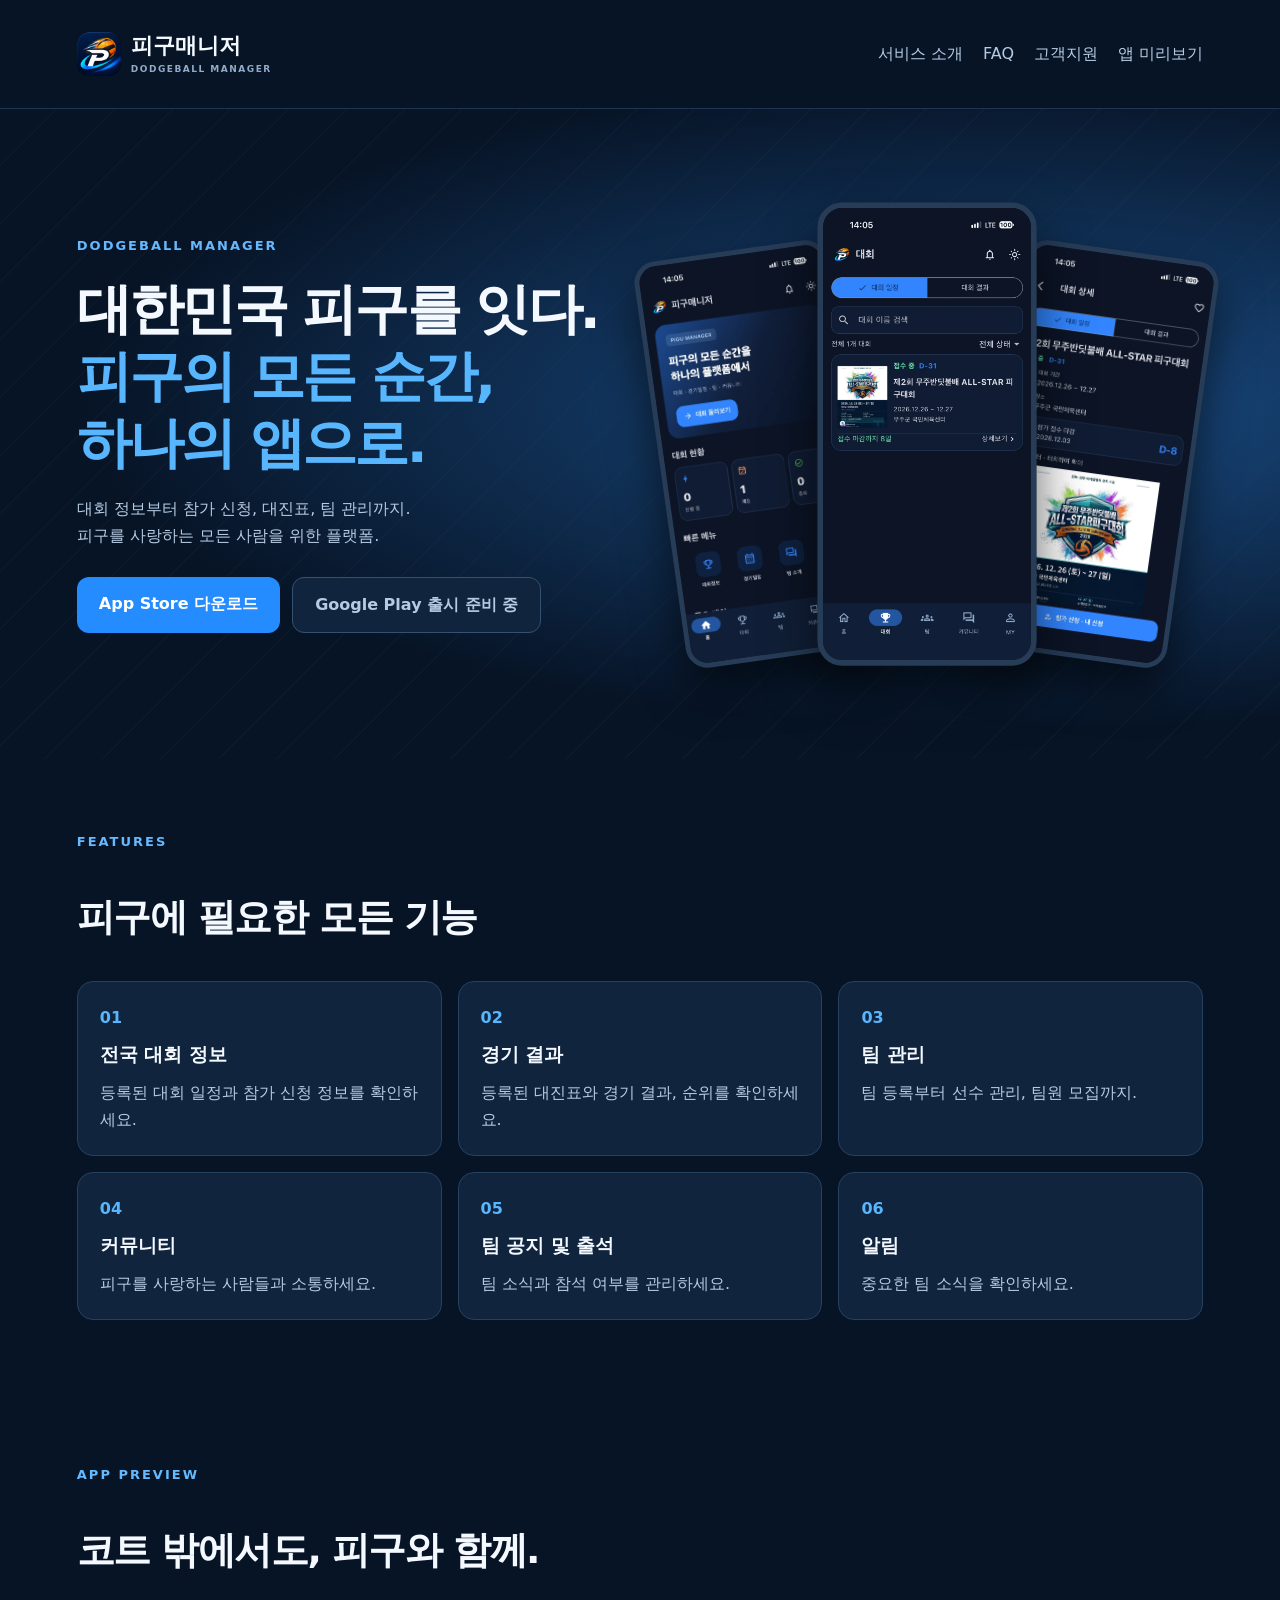
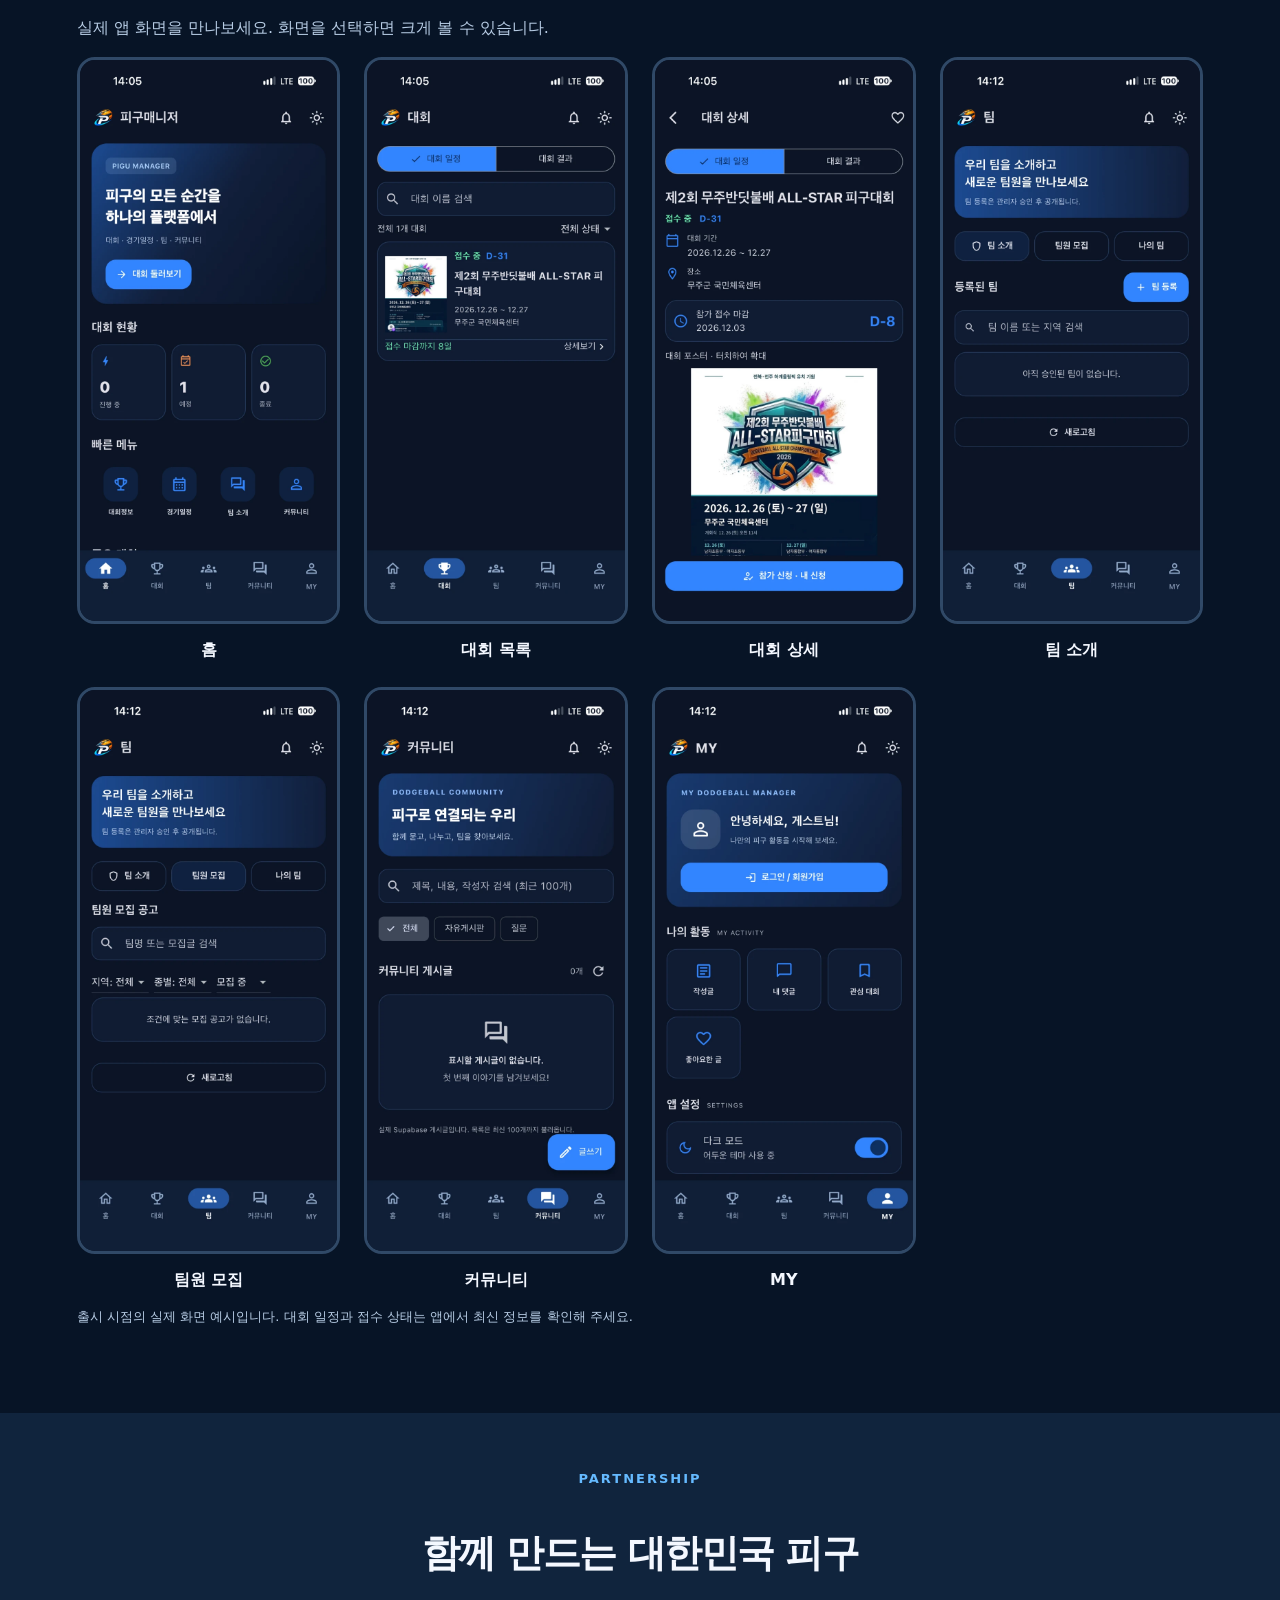
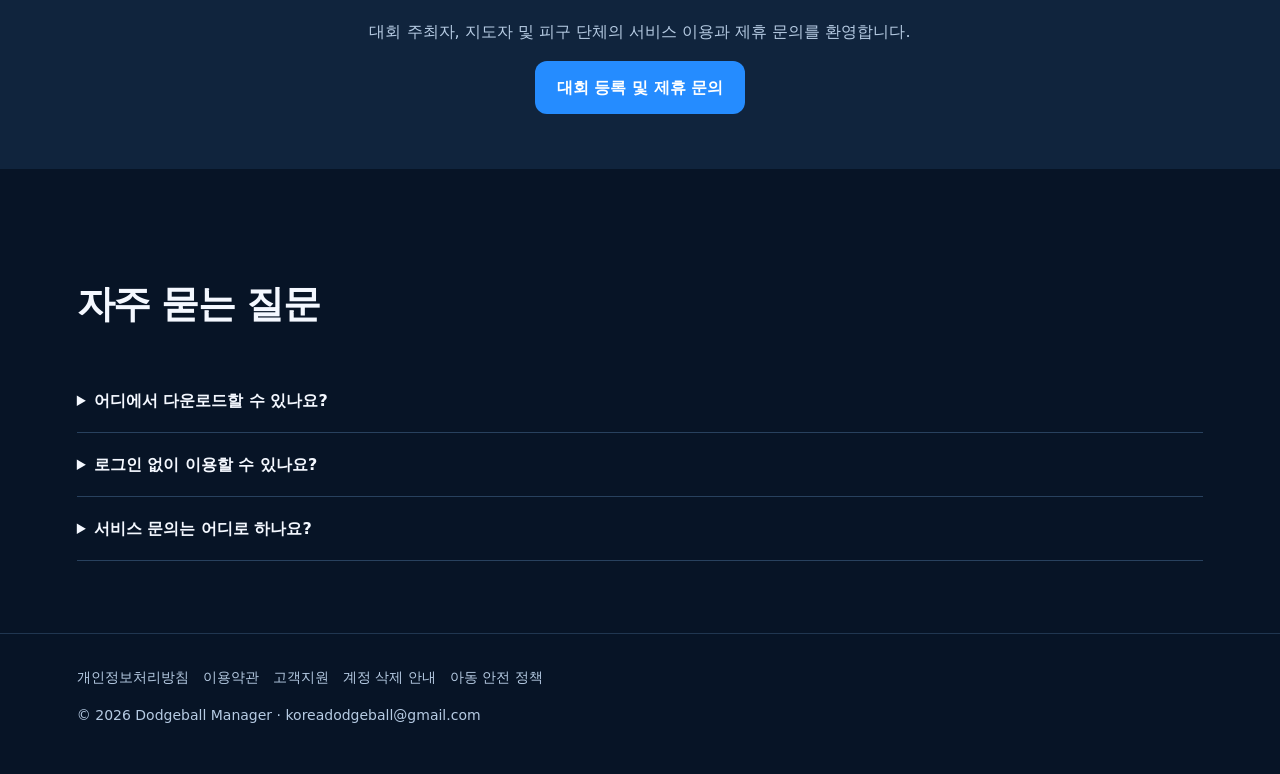
<file: index.html>
<!DOCTYPE html>
<html lang="ko"><head><meta charset="utf-8"/><meta content="width=device-width,initial-scale=1" name="viewport"/><title>피구매니저 | 대한민국 피구를 잇다</title><meta content="피구대회 일정, 참가 신청, 대진표, 팀 관리와 커뮤니티를 하나의 앱에서." name="description"/><link href="https://dodgeballmanager.kr/" rel="canonical"/><meta content="피구매니저 - 피구의 모든 순간, 하나의 앱으로" property="og:title"/><meta content="대한민국 피구를 잇는 통합 플랫폼" property="og:description"/><meta content="https://dodgeballmanager.kr/" property="og:url"/><meta content="website" property="og:type"/><meta content="#071426" name="theme-color"/><style>
*{box-sizing:border-box}html{scroll-behavior:smooth}body{margin:0;background:#071426;color:#f4f8ff;font:16px/1.7 system-ui,-apple-system,sans-serif}a{color:inherit;text-decoration:none}header,section,footer{padding:32px max(6vw,calc((100vw - 1160px)/2))}header{display:flex;align-items:center;justify-content:space-between;gap:16px;border-bottom:1px solid #203650}nav{display:flex;gap:20px;flex-wrap:wrap}nav a,footer a{color:#b6cbe3}a:focus-visible{outline:3px solid #65baff;outline-offset:5px}.brand{font-weight:900;font-size:22px}.brand b{color:#55baff;font-style:italic}.hero{min-height:540px;display:grid;grid-template-columns:1.15fr 1fr;align-items:center;gap:48px;background:radial-gradient(ellipse at 85% 50%,#17477d,transparent 65%)}.eyebrow{color:#65baff;font-size:13px;letter-spacing:2px;font-weight:800}h1{font-size:clamp(36px,5vw,64px);line-height:1.22;letter-spacing:-.05em;margin:18px 0}h1 span{color:#58b6ff}p{color:#b6cbe3}h2{font-size:clamp(25px,3vw,38px);letter-spacing:-.04em}.buttons{display:flex;flex-wrap:wrap;gap:12px;margin-top:28px}.btn{display:inline-block;padding:13px 22px;border-radius:12px;background:#258cff;color:white;font-weight:800}.pending{background:#10243d;border:1px solid #34516f;color:#b6cbe3}.visual{padding:28px;border:1px solid #35577e;border-radius:26px;background:linear-gradient(145deg,#142f51,#09192d);box-shadow:0 24px 80px #0005}.visual strong{font-size:24px}.tiles,.features{display:grid;grid-template-columns:repeat(3,1fr);gap:16px}.tiles div,.feature{background:#10243d;border:1px solid #25415f;border-radius:16px;padding:22px}.tiles{grid-template-columns:repeat(2,1fr);margin-top:20px}.tiles div{padding:18px}.feature h3{margin:8px 0}.feature p{margin:0}.num{color:#58b6ff;font-weight:800}.contact{background:#10243d;text-align:center;padding-top:55px;padding-bottom:55px}details{border-bottom:1px solid #28415e;padding:18px 0}summary{cursor:pointer;font-weight:700}footer{font-size:14px;border-top:1px solid #203650}footer nav{gap:14px}@media(max-width:720px){header{align-items:flex-start;flex-direction:column;padding-top:20px;padding-bottom:20px}.hero{grid-template-columns:1fr;gap:24px;padding-top:48px;padding-bottom:48px}.features{grid-template-columns:repeat(2,1fr)}.feature{padding:16px}}@media(max-width:360px){.features{grid-template-columns:1fr}} 
.brand{display:flex;align-items:center;gap:10px;line-height:1.2}.brand img{border-radius:12px}.brand small{display:block;font-size:9px;letter-spacing:1.5px;color:#91abc9;margin-top:5px}.hero{min-height:650px;overflow:hidden;grid-template-columns:1fr 1fr;gap:20px;background:radial-gradient(ellipse at 80% 45%,#194b83,transparent 65%),repeating-linear-gradient(135deg,transparent 0 39px,#ffffff06 40px 41px)}.hero h1{font-size:clamp(34px,4.3vw,59px)}.visual{position:relative;display:flex;align-items:center;justify-content:center;gap:0;padding:32px 0;background:none;border:0;box-shadow:none;min-width:0}.phone{margin:0;width:35%;flex-shrink:0;border:5px solid #263c57;border-radius:22px;overflow:hidden;box-shadow:0 22px 45px #0009;background:#0d1525}.phone img{display:block;width:100%;height:auto}.phone-0{transform:translate(12%,20px) rotate(-8deg)}.phone-1{z-index:2;transform:scale(1.13)}.phone-2{transform:translate(-12%,20px) rotate(8deg)}#features,#screens,#faq{padding-top:72px;padding-bottom:72px}.gallery{display:grid;grid-template-columns:repeat(4,minmax(0,1fr));gap:24px}.gallery figure{margin:0;min-width:0}.gallery img{display:block;width:100%;height:auto;border:3px solid #304967;border-radius:18px;transition:transform .2s}.gallery a:hover img{transform:translateY(-5px)}figcaption{font-weight:700;text-align:center;margin-top:12px}.note{font-size:13px}.btn:hover{filter:brightness(1.1)}@media(max-width:850px){.hero{grid-template-columns:1fr;min-height:0}.visual{max-width:520px;width:100%;margin:auto}.gallery{grid-template-columns:repeat(3,minmax(0,1fr))}}@media(max-width:540px){.gallery{grid-template-columns:repeat(2,minmax(0,1fr));gap:14px}.phone{border-width:3px;border-radius:14px}#features,#screens,#faq{padding-top:44px;padding-bottom:44px}}@media(prefers-reduced-motion:reduce){html{scroll-behavior:auto}.gallery img{transition:none}}
</style><link href="assets/app-icon.png" rel="icon"/><meta property="og:image" content="https://dodgeballmanager.kr/assets/og-image.jpg"/><meta property="og:image:width" content="1200"/><meta property="og:image:height" content="630"/><meta property="og:image:type" content="image/jpeg"/><meta property="og:image:alt" content="피구매니저 - 피구의 모든 순간, 하나의 앱으로!"/><meta content="app-id=6838995345" name="apple-itunes-app"/></head><body><header><a class="brand" href="/"><img alt="" height="44" src="assets/app-icon.png" width="44"/> <span>피구매니저<small>DODGEBALL MANAGER</small></span></a><nav aria-label="주 메뉴"><a href="#features">서비스 소개</a><a href="#faq">FAQ</a><a href="support.html">고객지원</a><a href="#screens">앱 미리보기</a></nav></header><main><section class="hero"><div><div class="eyebrow">DODGEBALL MANAGER</div><h1>대한민국 피구를 잇다.<br/><span>피구의 모든 순간,<br/>하나의 앱으로.</span></h1><p>대회 정보부터 참가 신청, 대진표, 팀 관리까지.<br/>피구를 사랑하는 모든 사람을 위한 플랫폼.</p><div class="buttons"><a class="btn" href="https://apps.apple.com/kr/app/id6838995345">App Store 다운로드</a><span class="btn pending">Google Play 출시 준비 중</span></div></div><div class="visual"><figure class="phone phone-0"><img alt="홈 실제 앱 화면" height="1632" src="assets/home.webp" width="750"/></figure><figure class="phone phone-1"><img alt="대회 목록 실제 앱 화면" height="1632" src="assets/tournament.webp" width="750"/></figure><figure class="phone phone-2"><img alt="대회 상세 실제 앱 화면" height="1632" src="assets/detail.webp" width="750"/></figure></div></section><section id="features"><div class="eyebrow">FEATURES</div><h2>피구에 필요한 모든 기능</h2><div class="features"><article class="feature"><span class="num">01</span><h3>전국 대회 정보</h3><p>등록된 대회 일정과 참가 신청 정보를 확인하세요.</p></article><article class="feature"><span class="num">02</span><h3>경기 결과</h3><p>등록된 대진표와 경기 결과, 순위를 확인하세요.</p></article><article class="feature"><span class="num">03</span><h3>팀 관리</h3><p>팀 등록부터 선수 관리, 팀원 모집까지.</p></article><article class="feature"><span class="num">04</span><h3>커뮤니티</h3><p>피구를 사랑하는 사람들과 소통하세요.</p></article><article class="feature"><span class="num">05</span><h3>팀 공지 및 출석</h3><p>팀 소식과 참석 여부를 관리하세요.</p></article><article class="feature"><span class="num">06</span><h3>알림</h3><p>중요한 팀 소식을 확인하세요.</p></article></div></section><section id="screens"><div class="eyebrow">APP PREVIEW</div><h2>코트 밖에서도, 피구와 함께.</h2><p>실제 앱 화면을 만나보세요. 화면을 선택하면 크게 볼 수 있습니다.</p><div class="gallery"><figure><a href="assets/home.webp" rel="noopener" target="_blank"><img alt="홈 화면" loading="lazy" src="assets/home.webp"/></a><figcaption>홈</figcaption></figure><figure><a href="assets/tournament.webp" rel="noopener" target="_blank"><img alt="대회 목록 화면" loading="lazy" src="assets/tournament.webp"/></a><figcaption>대회 목록</figcaption></figure><figure><a href="assets/detail.webp" rel="noopener" target="_blank"><img alt="대회 상세 화면" loading="lazy" src="assets/detail.webp"/></a><figcaption>대회 상세</figcaption></figure><figure><a href="assets/team.webp" rel="noopener" target="_blank"><img alt="팀 소개 화면" loading="lazy" src="assets/team.webp"/></a><figcaption>팀 소개</figcaption></figure><figure><a href="assets/recruitment.webp" rel="noopener" target="_blank"><img alt="팀원 모집 화면" loading="lazy" src="assets/recruitment.webp"/></a><figcaption>팀원 모집</figcaption></figure><figure><a href="assets/community.webp" rel="noopener" target="_blank"><img alt="커뮤니티 화면" loading="lazy" src="assets/community.webp"/></a><figcaption>커뮤니티</figcaption></figure><figure><a href="assets/my.webp" rel="noopener" target="_blank"><img alt="MY 화면" loading="lazy" src="assets/my.webp"/></a><figcaption>MY</figcaption></figure></div><p class="note">출시 시점의 실제 화면 예시입니다. 대회 일정과 접수 상태는 앱에서 최신 정보를 확인해 주세요.</p></section><section class="contact"><div class="eyebrow">PARTNERSHIP</div><h2>함께 만드는 대한민국 피구</h2><p>대회 주최자, 지도자 및 피구 단체의 서비스 이용과 제휴 문의를 환영합니다.</p><a class="btn" href="mailto:koreadodgeball@gmail.com">대회 등록 및 제휴 문의</a></section><section id="faq"><h2>자주 묻는 질문</h2><details><summary>어디에서 다운로드할 수 있나요?</summary><p>현재 iOS App Store에서 다운로드할 수 있습니다. Android는 정식 출시를 준비 중입니다.</p></details><details><summary>로그인 없이 이용할 수 있나요?</summary><p>공개 정보를 열람할 수 있으며 참가 신청 등 일부 기능에는 로그인이 필요합니다.</p></details><details><summary>서비스 문의는 어디로 하나요?</summary><p><a href="mailto:koreadodgeball@gmail.com">koreadodgeball@gmail.com</a>으로 문의해 주세요.</p></details></section></main><footer><nav aria-label="정책"><a href="privacy.html">개인정보처리방침</a><a href="terms.html">이용약관</a><a href="support.html">고객지원</a><a href="delete-account.html">계정 삭제 안내</a><a href="child-safety.html">아동 안전 정책</a></nav><p>© 2026 Dodgeball Manager · koreadodgeball@gmail.com</p></footer></body></html>
</file>
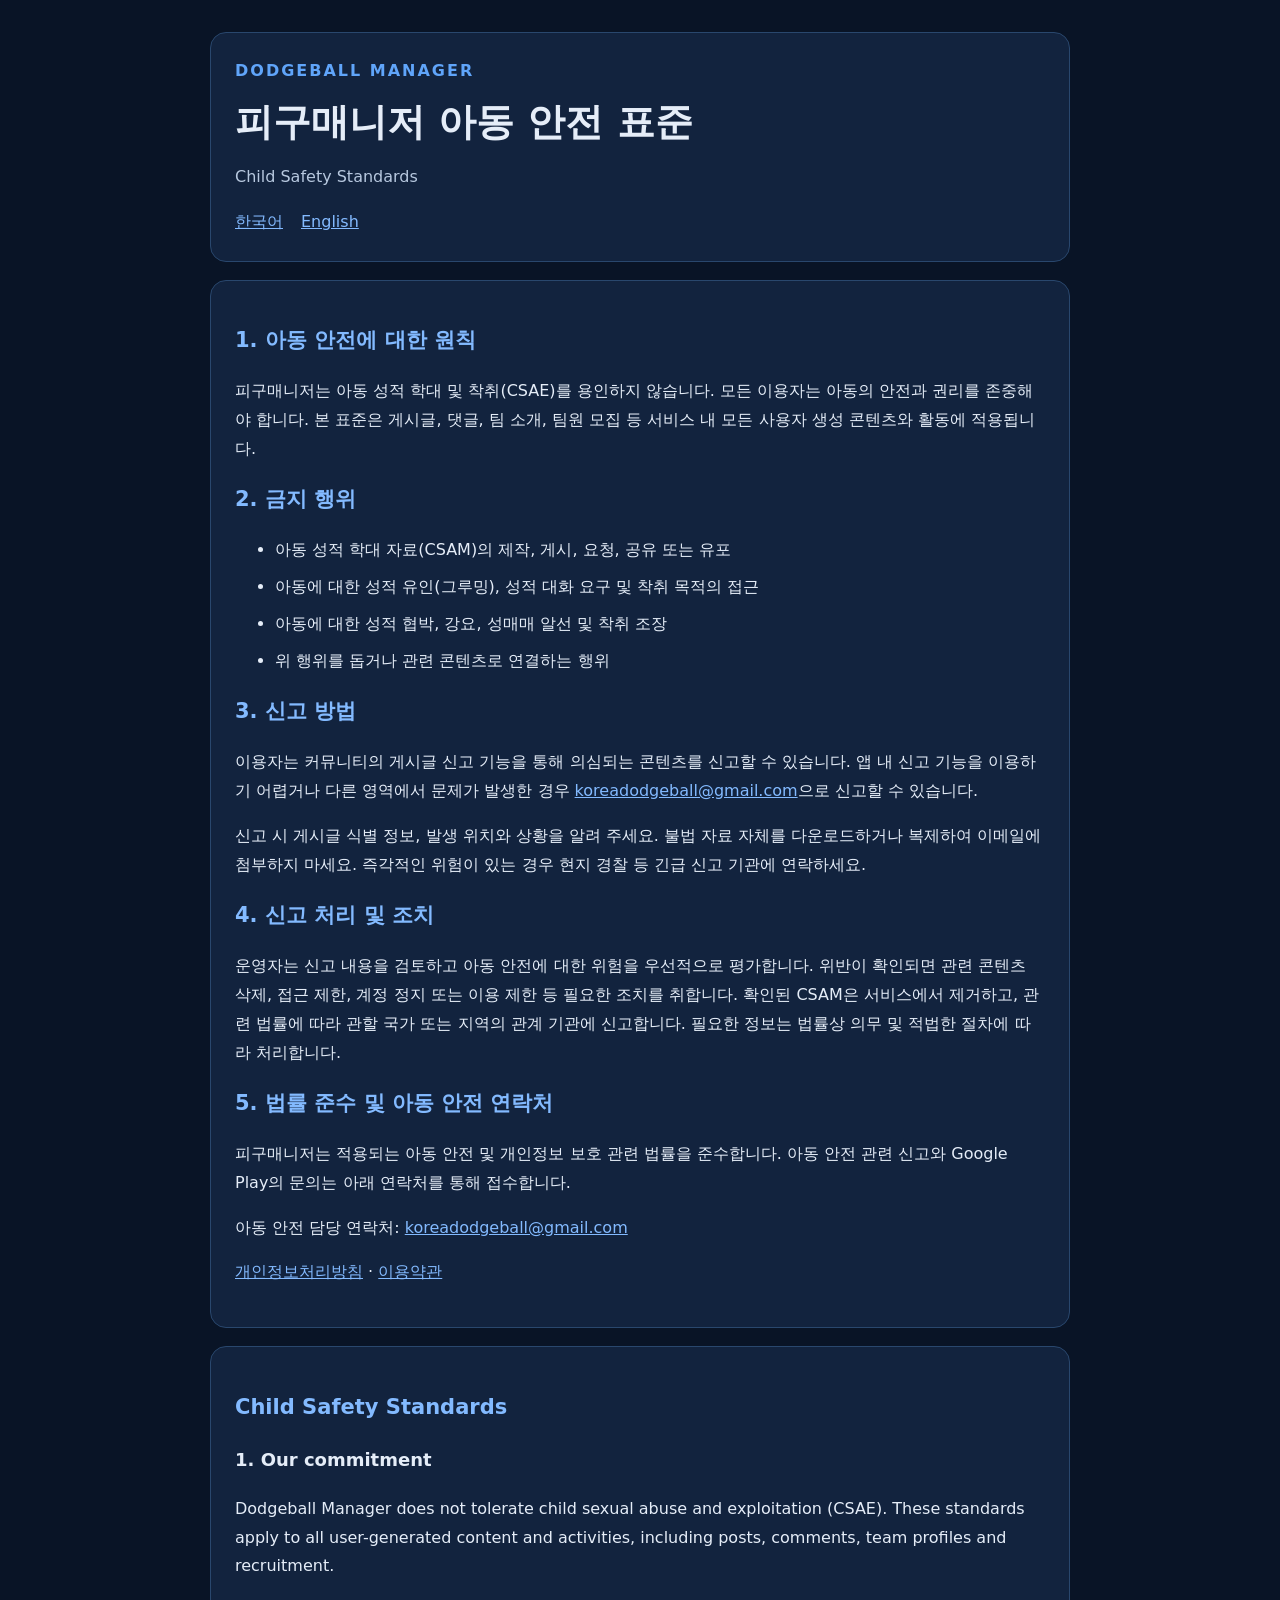
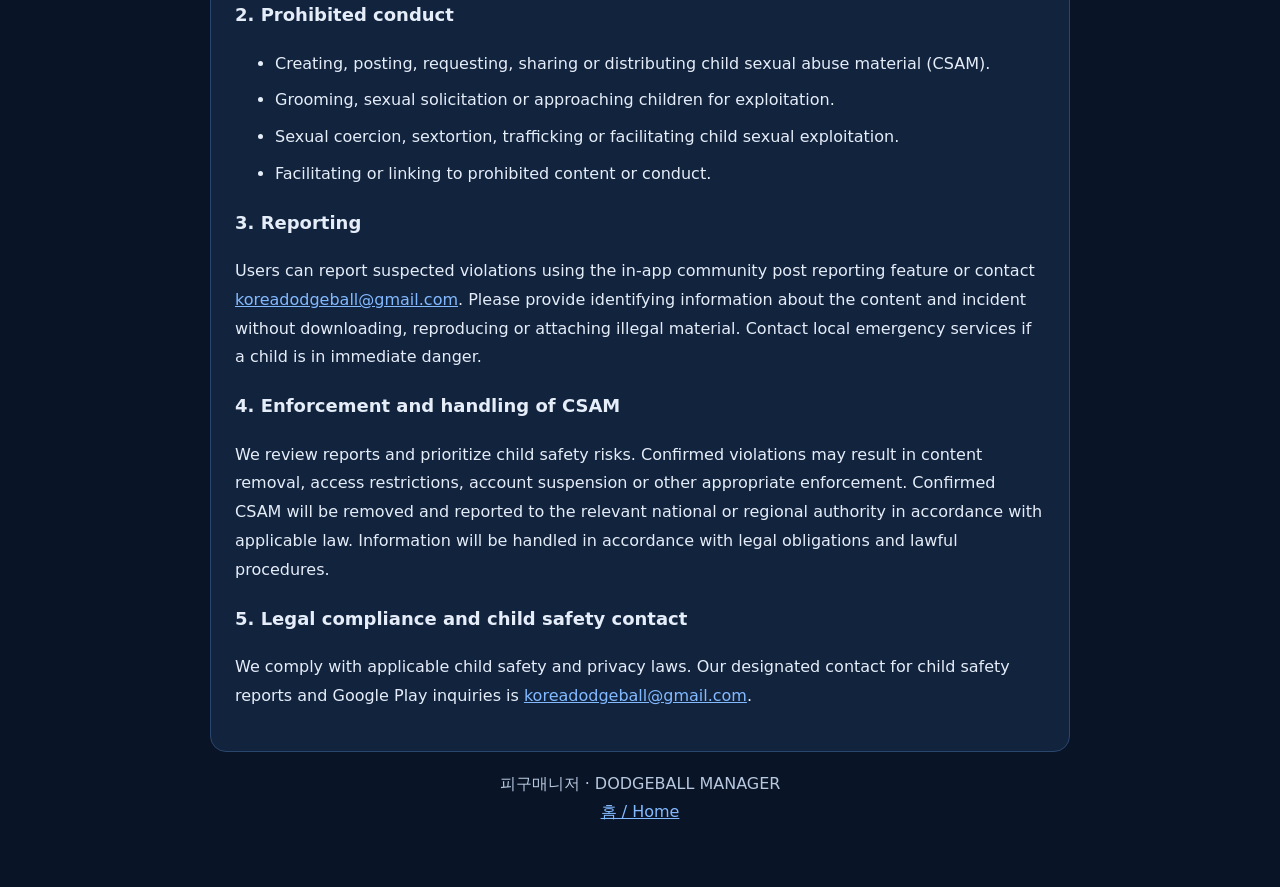
<file: child-safety.html>
<!doctype html>
<html lang="ko">
<head>
<meta charset="utf-8">
<meta name="viewport" content="width=device-width, initial-scale=1">
<title>아동 안전 표준 | 피구매니저</title>
<style>
*{box-sizing:border-box}body{margin:0;background:#091426;color:#e5edf8;font:16px/1.8 system-ui,-apple-system,sans-serif}main{max-width:900px;margin:auto;padding:32px 20px 60px}header,section{background:#12233e;border:1px solid #29476d;border-radius:16px;padding:24px;margin-bottom:18px}h1{font-size:clamp(26px,5vw,38px);line-height:1.3;margin:12px 0}h2{color:#83baff;font-size:21px}h3{font-size:18px}a{color:#83baff;overflow-wrap:anywhere}.brand{color:#60a5fa;font-weight:800;letter-spacing:2px}.muted{color:#b7c8df}footer{text-align:center;color:#b7c8df}nav a{margin-right:18px}li{margin-bottom:8px}
</style>
</head>
<body><main>
<header><div class="brand">DODGEBALL MANAGER</div><h1>피구매니저 아동 안전 표준</h1><p class="muted">Child Safety Standards</p><nav><a href="#ko">한국어</a><a href="#en">English</a></nav></header>
<section id="ko"><h2>1. 아동 안전에 대한 원칙</h2><p>피구매니저는 아동 성적 학대 및 착취(CSAE)를 용인하지 않습니다. 모든 이용자는 아동의 안전과 권리를 존중해야 합니다. 본 표준은 게시글, 댓글, 팀 소개, 팀원 모집 등 서비스 내 모든 사용자 생성 콘텐츠와 활동에 적용됩니다.</p>
<h2>2. 금지 행위</h2><ul><li>아동 성적 학대 자료(CSAM)의 제작, 게시, 요청, 공유 또는 유포</li><li>아동에 대한 성적 유인(그루밍), 성적 대화 요구 및 착취 목적의 접근</li><li>아동에 대한 성적 협박, 강요, 성매매 알선 및 착취 조장</li><li>위 행위를 돕거나 관련 콘텐츠로 연결하는 행위</li></ul>
<h2>3. 신고 방법</h2><p>이용자는 커뮤니티의 게시글 신고 기능을 통해 의심되는 콘텐츠를 신고할 수 있습니다. 앱 내 신고 기능을 이용하기 어렵거나 다른 영역에서 문제가 발생한 경우 <a href="mailto:koreadodgeball@gmail.com">koreadodgeball@gmail.com</a>으로 신고할 수 있습니다.</p><p>신고 시 게시글 식별 정보, 발생 위치와 상황을 알려 주세요. 불법 자료 자체를 다운로드하거나 복제하여 이메일에 첨부하지 마세요. 즉각적인 위험이 있는 경우 현지 경찰 등 긴급 신고 기관에 연락하세요.</p>
<h2>4. 신고 처리 및 조치</h2><p>운영자는 신고 내용을 검토하고 아동 안전에 대한 위험을 우선적으로 평가합니다. 위반이 확인되면 관련 콘텐츠 삭제, 접근 제한, 계정 정지 또는 이용 제한 등 필요한 조치를 취합니다. 확인된 CSAM은 서비스에서 제거하고, 관련 법률에 따라 관할 국가 또는 지역의 관계 기관에 신고합니다. 필요한 정보는 법률상 의무 및 적법한 절차에 따라 처리합니다.</p>
<h2>5. 법률 준수 및 아동 안전 연락처</h2><p>피구매니저는 적용되는 아동 안전 및 개인정보 보호 관련 법률을 준수합니다. 아동 안전 관련 신고와 Google Play의 문의는 아래 연락처를 통해 접수합니다.</p><p>아동 안전 담당 연락처: <a href="mailto:koreadodgeball@gmail.com">koreadodgeball@gmail.com</a></p><p><a href="privacy.html">개인정보처리방침</a> · <a href="terms.html">이용약관</a></p></section>
<section id="en" lang="en"><h2>Child Safety Standards</h2><h3>1. Our commitment</h3><p>Dodgeball Manager does not tolerate child sexual abuse and exploitation (CSAE). These standards apply to all user-generated content and activities, including posts, comments, team profiles and recruitment.</p><h3>2. Prohibited conduct</h3><ul><li>Creating, posting, requesting, sharing or distributing child sexual abuse material (CSAM).</li><li>Grooming, sexual solicitation or approaching children for exploitation.</li><li>Sexual coercion, sextortion, trafficking or facilitating child sexual exploitation.</li><li>Facilitating or linking to prohibited content or conduct.</li></ul><h3>3. Reporting</h3><p>Users can report suspected violations using the in-app community post reporting feature or contact <a href="mailto:koreadodgeball@gmail.com">koreadodgeball@gmail.com</a>. Please provide identifying information about the content and incident without downloading, reproducing or attaching illegal material. Contact local emergency services if a child is in immediate danger.</p><h3>4. Enforcement and handling of CSAM</h3><p>We review reports and prioritize child safety risks. Confirmed violations may result in content removal, access restrictions, account suspension or other appropriate enforcement. Confirmed CSAM will be removed and reported to the relevant national or regional authority in accordance with applicable law. Information will be handled in accordance with legal obligations and lawful procedures.</p><h3>5. Legal compliance and child safety contact</h3><p>We comply with applicable child safety and privacy laws. Our designated contact for child safety reports and Google Play inquiries is <a href="mailto:koreadodgeball@gmail.com">koreadodgeball@gmail.com</a>.</p></section>
<footer>피구매니저 · DODGEBALL MANAGER<br><a href="./">홈 / Home</a></footer>
</main></body></html>
</file>
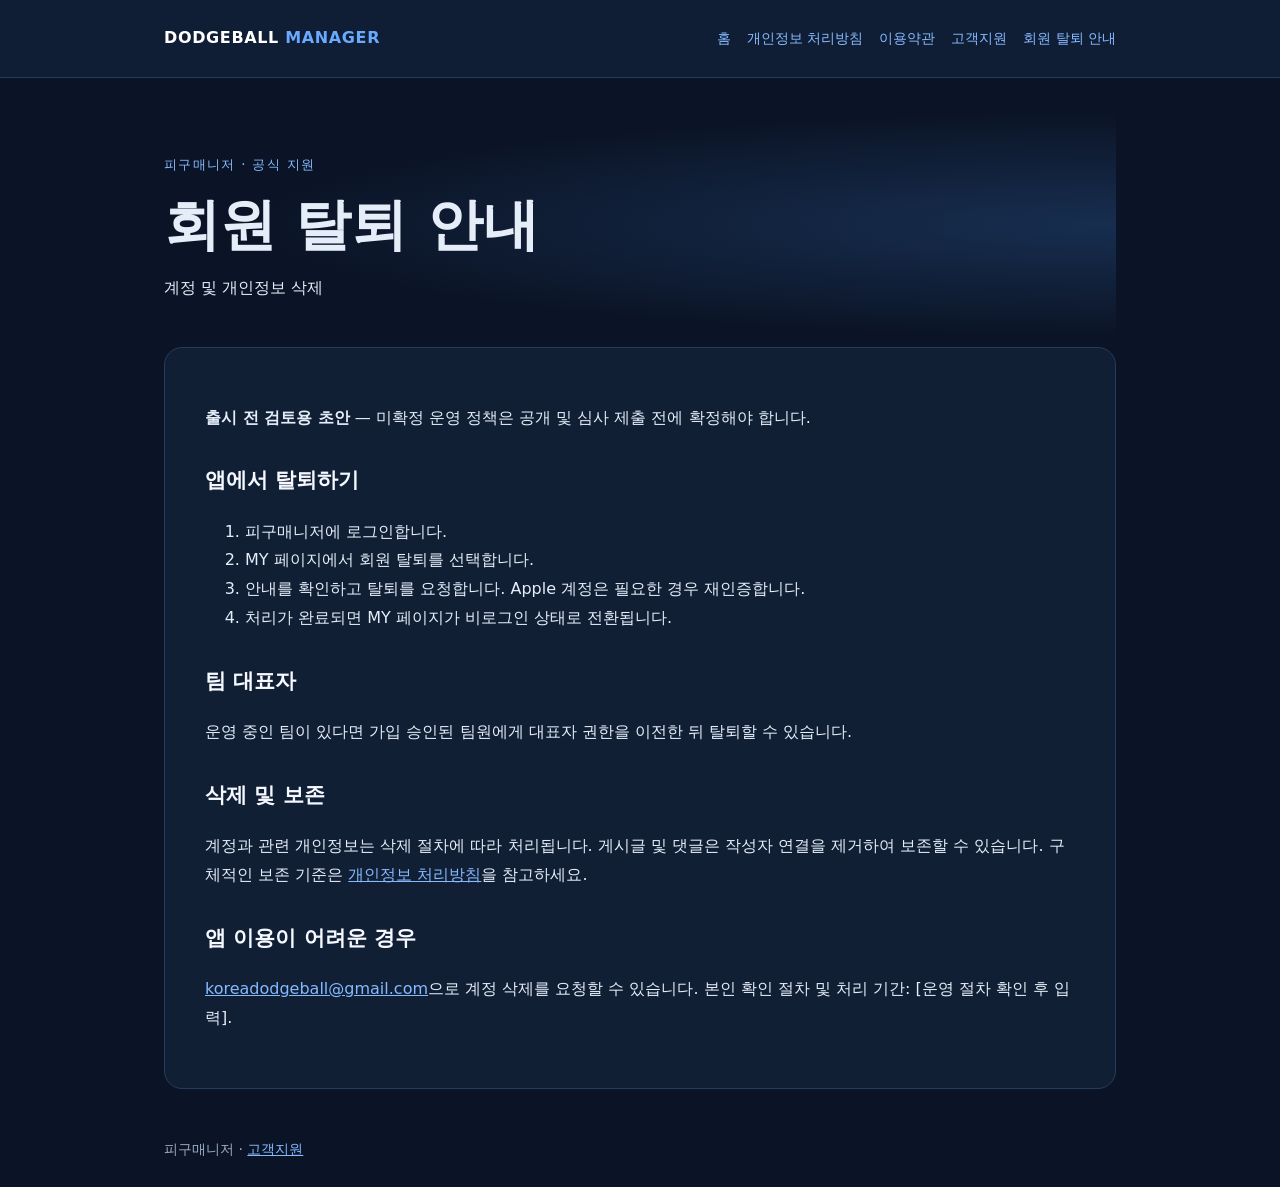
<file: delete-account.html>
<!doctype html><html lang="ko"><head><meta charset="utf-8"><meta name="viewport" content="width=device-width, initial-scale=1"><title>회원 탈퇴 안내 | 피구매니저</title><link rel="stylesheet" href="style.css"></head><body><header><div class="wrap"><a class="brand" href="index.html">DODGEBALL <span>MANAGER</span></a><nav><a href="index.html">홈</a><a href="privacy.html">개인정보 처리방침</a><a href="terms.html">이용약관</a><a href="support.html">고객지원</a><a href="delete-account.html">회원 탈퇴 안내</a></nav></div></header><main class="wrap"><div class="hero"><small>피구매니저 · 공식 지원</small><h1>회원 탈퇴 안내</h1><p>계정 및 개인정보 삭제</p></div><section class="content"><p><strong>출시 전 검토용 초안</strong> — 미확정 운영 정책은 공개 및 심사 제출 전에 확정해야 합니다.</p><h2>앱에서 탈퇴하기</h2><ol><li>피구매니저에 로그인합니다.</li><li>MY 페이지에서 회원 탈퇴를 선택합니다.</li><li>안내를 확인하고 탈퇴를 요청합니다. Apple 계정은 필요한 경우 재인증합니다.</li><li>처리가 완료되면 MY 페이지가 비로그인 상태로 전환됩니다.</li></ol><h2>팀 대표자</h2><p>운영 중인 팀이 있다면 가입 승인된 팀원에게 대표자 권한을 이전한 뒤 탈퇴할 수 있습니다.</p><h2>삭제 및 보존</h2><p>계정과 관련 개인정보는 삭제 절차에 따라 처리됩니다. 게시글 및 댓글은 작성자 연결을 제거하여 보존할 수 있습니다. 구체적인 보존 기준은 <a href="privacy.html">개인정보 처리방침</a>을 참고하세요.</p><h2>앱 이용이 어려운 경우</h2><p><a href="mailto:koreadodgeball@gmail.com">koreadodgeball@gmail.com</a>으로 계정 삭제를 요청할 수 있습니다. 본인 확인 절차 및 처리 기간: [운영 절차 확인 후 입력].</p></section></main><footer class="wrap">피구매니저 · <a href="support.html">고객지원</a></footer></body></html>
</file>
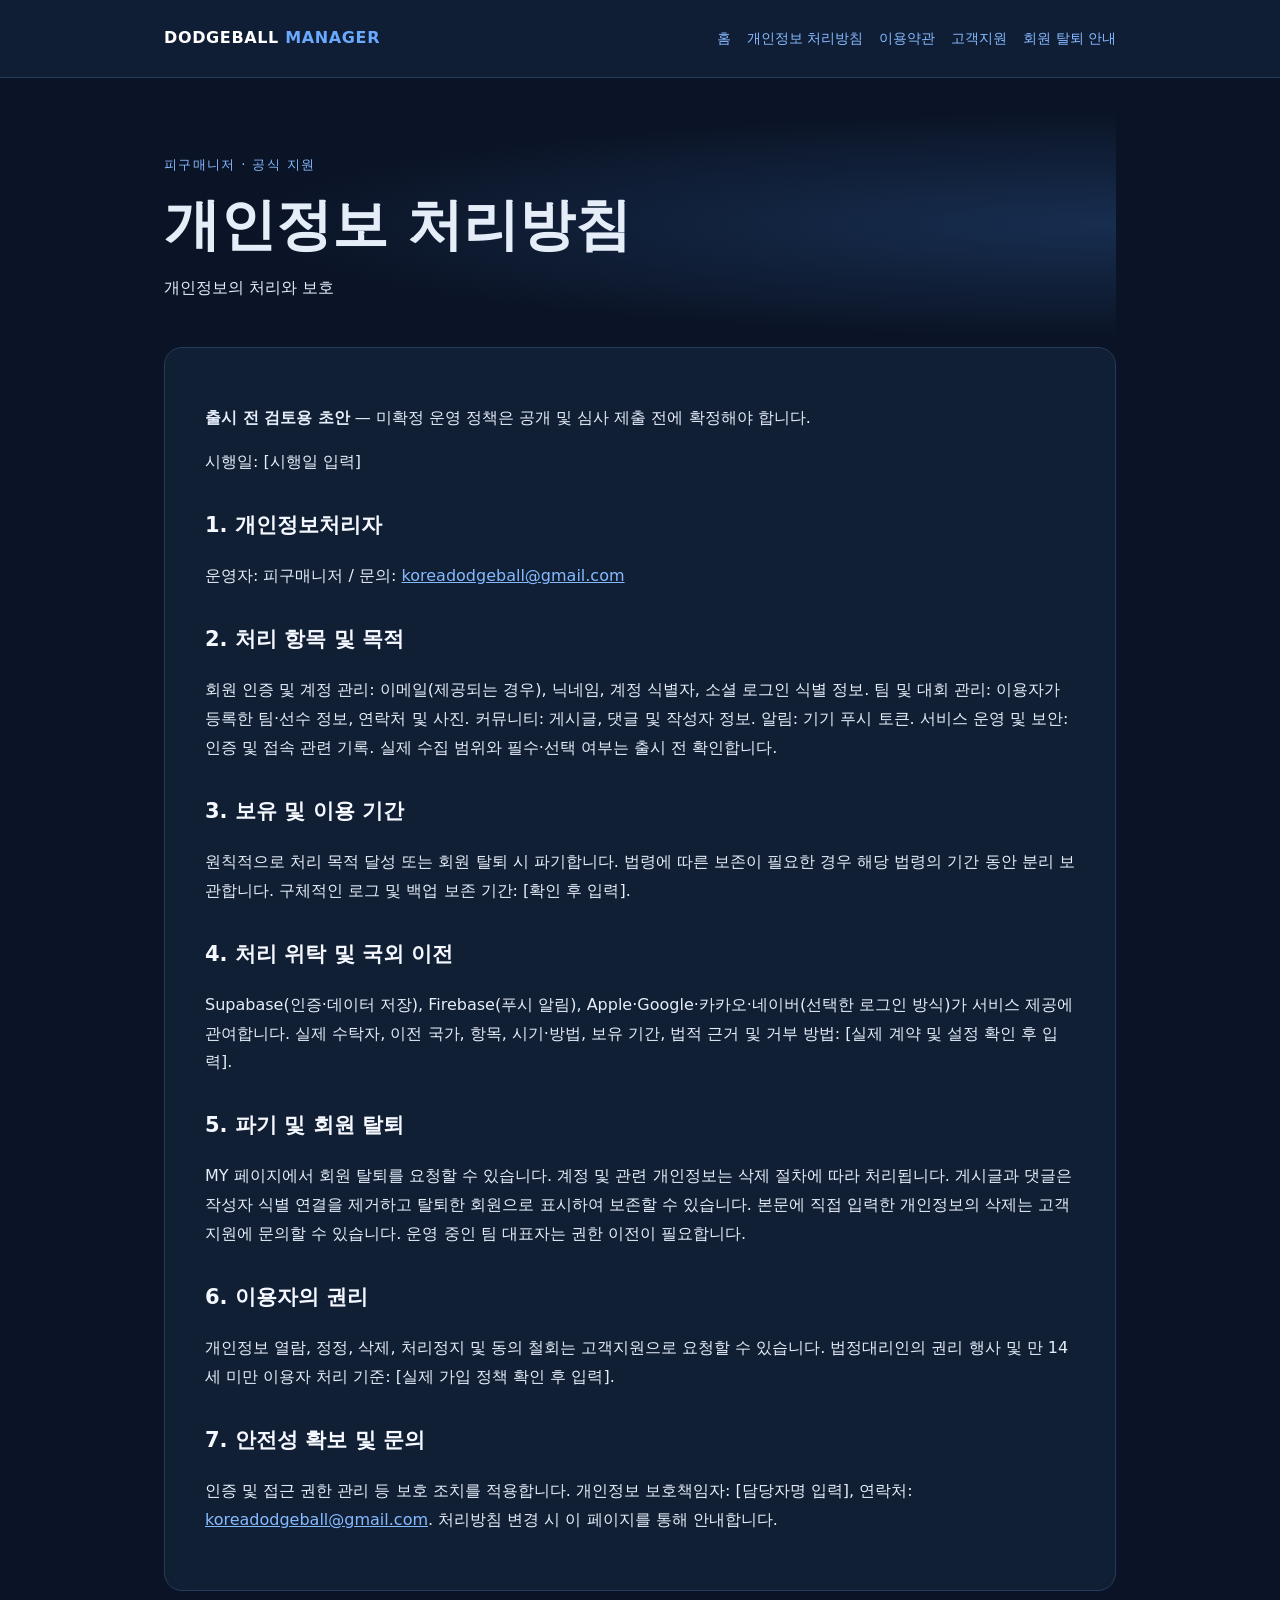
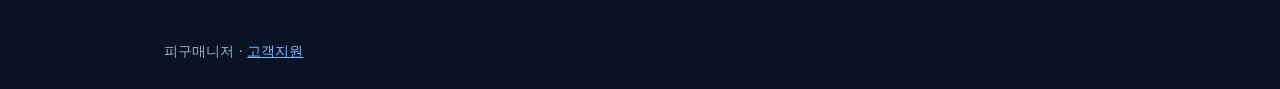
<file: privacy.html>
<!doctype html><html lang="ko"><head><meta charset="utf-8"><meta name="viewport" content="width=device-width, initial-scale=1"><title>개인정보 처리방침 | 피구매니저</title><link rel="stylesheet" href="style.css"></head><body><header><div class="wrap"><a class="brand" href="index.html">DODGEBALL <span>MANAGER</span></a><nav><a href="index.html">홈</a><a href="privacy.html">개인정보 처리방침</a><a href="terms.html">이용약관</a><a href="support.html">고객지원</a><a href="delete-account.html">회원 탈퇴 안내</a></nav></div></header><main class="wrap"><div class="hero"><small>피구매니저 · 공식 지원</small><h1>개인정보 처리방침</h1><p>개인정보의 처리와 보호</p></div><section class="content"><p><strong>출시 전 검토용 초안</strong> — 미확정 운영 정책은 공개 및 심사 제출 전에 확정해야 합니다.</p><p>시행일: [시행일 입력]</p><h2>1. 개인정보처리자</h2><p>운영자: 피구매니저 / 문의: <a href="mailto:koreadodgeball@gmail.com">koreadodgeball@gmail.com</a></p><h2>2. 처리 항목 및 목적</h2><p>회원 인증 및 계정 관리: 이메일(제공되는 경우), 닉네임, 계정 식별자, 소셜 로그인 식별 정보. 팀 및 대회 관리: 이용자가 등록한 팀·선수 정보, 연락처 및 사진. 커뮤니티: 게시글, 댓글 및 작성자 정보. 알림: 기기 푸시 토큰. 서비스 운영 및 보안: 인증 및 접속 관련 기록. 실제 수집 범위와 필수·선택 여부는 출시 전 확인합니다.</p><h2>3. 보유 및 이용 기간</h2><p>원칙적으로 처리 목적 달성 또는 회원 탈퇴 시 파기합니다. 법령에 따른 보존이 필요한 경우 해당 법령의 기간 동안 분리 보관합니다. 구체적인 로그 및 백업 보존 기간: [확인 후 입력].</p><h2>4. 처리 위탁 및 국외 이전</h2><p>Supabase(인증·데이터 저장), Firebase(푸시 알림), Apple·Google·카카오·네이버(선택한 로그인 방식)가 서비스 제공에 관여합니다. 실제 수탁자, 이전 국가, 항목, 시기·방법, 보유 기간, 법적 근거 및 거부 방법: [실제 계약 및 설정 확인 후 입력].</p><h2>5. 파기 및 회원 탈퇴</h2><p>MY 페이지에서 회원 탈퇴를 요청할 수 있습니다. 계정 및 관련 개인정보는 삭제 절차에 따라 처리됩니다. 게시글과 댓글은 작성자 식별 연결을 제거하고 탈퇴한 회원으로 표시하여 보존할 수 있습니다. 본문에 직접 입력한 개인정보의 삭제는 고객지원에 문의할 수 있습니다. 운영 중인 팀 대표자는 권한 이전이 필요합니다.</p><h2>6. 이용자의 권리</h2><p>개인정보 열람, 정정, 삭제, 처리정지 및 동의 철회는 고객지원으로 요청할 수 있습니다. 법정대리인의 권리 행사 및 만 14세 미만 이용자 처리 기준: [실제 가입 정책 확인 후 입력].</p><h2>7. 안전성 확보 및 문의</h2><p>인증 및 접근 권한 관리 등 보호 조치를 적용합니다. 개인정보 보호책임자: [담당자명 입력], 연락처: <a href="mailto:koreadodgeball@gmail.com">koreadodgeball@gmail.com</a>. 처리방침 변경 시 이 페이지를 통해 안내합니다.</p></section></main><footer class="wrap">피구매니저 · <a href="support.html">고객지원</a></footer></body></html>
</file>
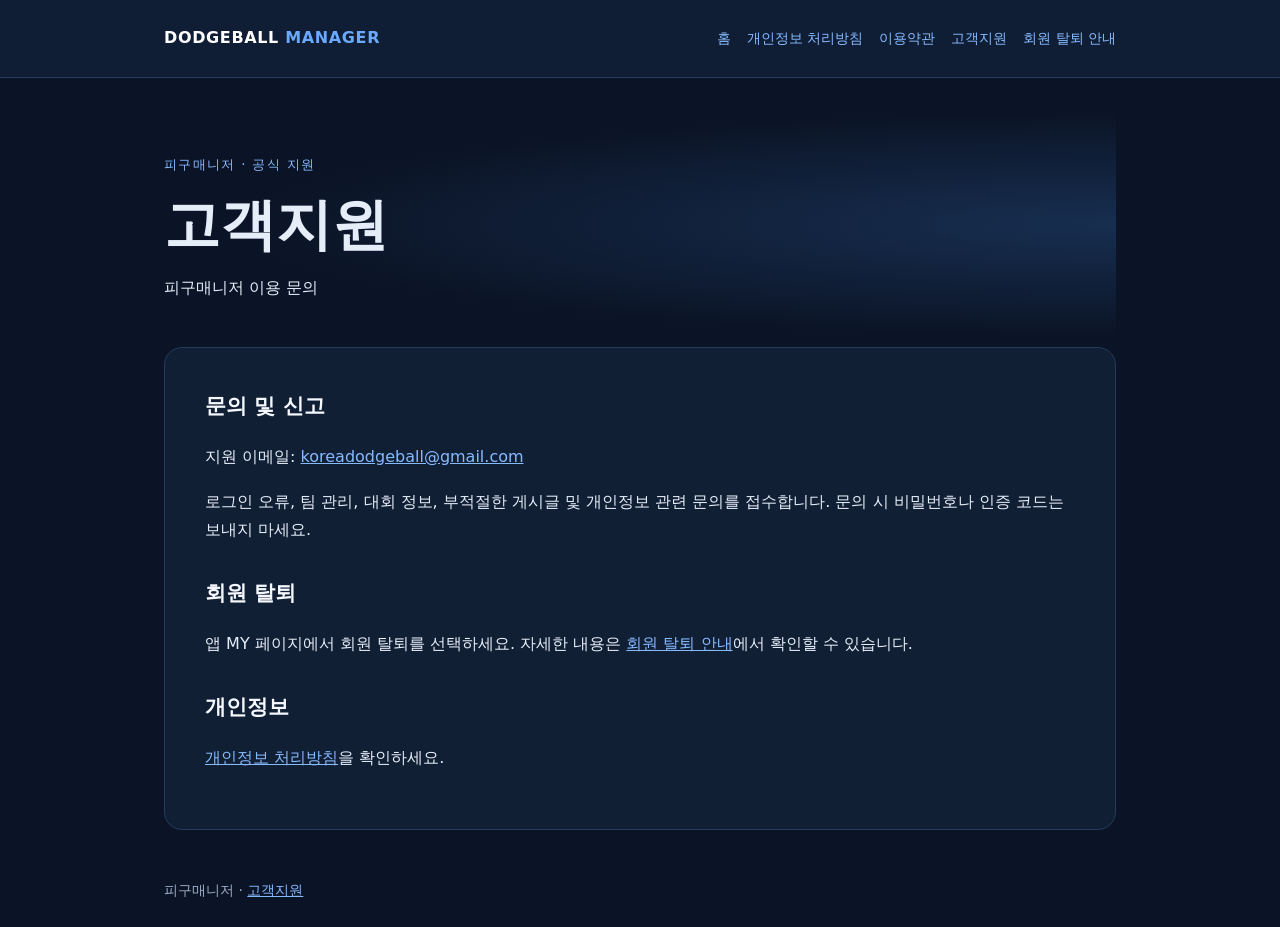
<file: support.html>
<!doctype html><html lang="ko"><head><meta charset="utf-8"><meta name="viewport" content="width=device-width, initial-scale=1"><title>고객지원 | 피구매니저</title><link rel="stylesheet" href="style.css"></head><body><header><div class="wrap"><a class="brand" href="index.html">DODGEBALL <span>MANAGER</span></a><nav><a href="index.html">홈</a><a href="privacy.html">개인정보 처리방침</a><a href="terms.html">이용약관</a><a href="support.html">고객지원</a><a href="delete-account.html">회원 탈퇴 안내</a></nav></div></header><main class="wrap"><div class="hero"><small>피구매니저 · 공식 지원</small><h1>고객지원</h1><p>피구매니저 이용 문의</p></div><section class="content"><h2>문의 및 신고</h2><p>지원 이메일: <a href="mailto:koreadodgeball@gmail.com">koreadodgeball@gmail.com</a></p><p>로그인 오류, 팀 관리, 대회 정보, 부적절한 게시글 및 개인정보 관련 문의를 접수합니다. 문의 시 비밀번호나 인증 코드는 보내지 마세요.</p><h2>회원 탈퇴</h2><p>앱 MY 페이지에서 회원 탈퇴를 선택하세요. 자세한 내용은 <a href="delete-account.html">회원 탈퇴 안내</a>에서 확인할 수 있습니다.</p><h2>개인정보</h2><p><a href="privacy.html">개인정보 처리방침</a>을 확인하세요.</p></section></main><footer class="wrap">피구매니저 · <a href="support.html">고객지원</a></footer></body></html>
</file>
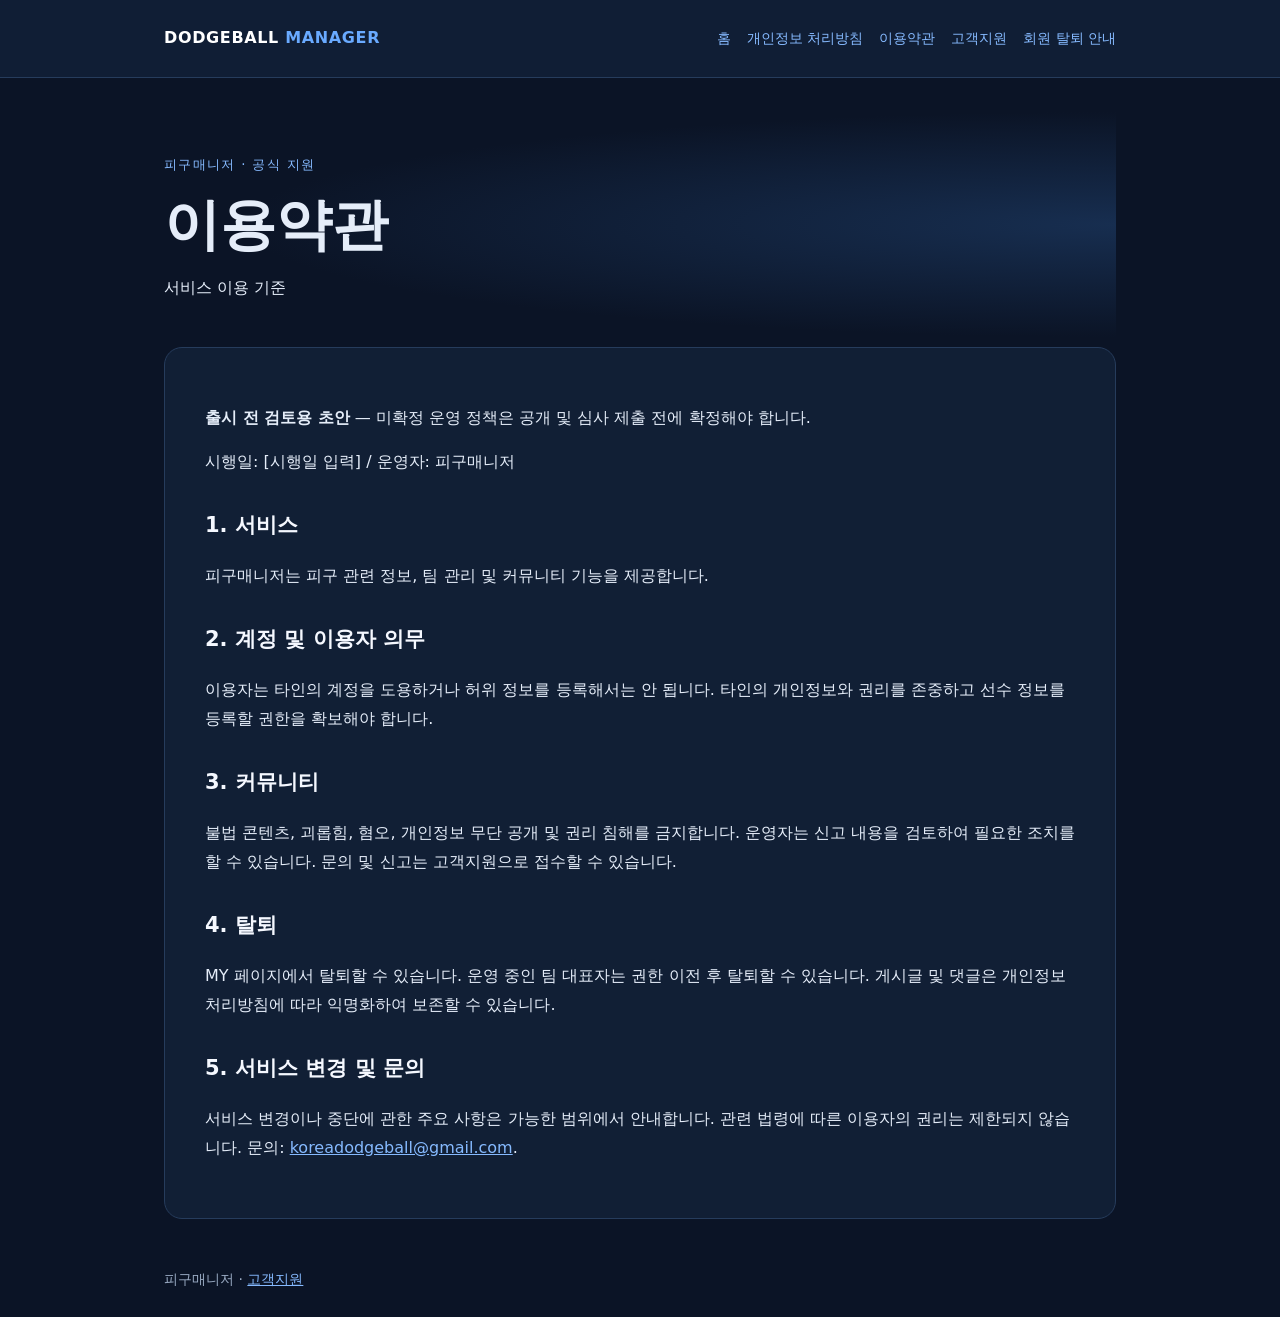
<file: terms.html>
<!doctype html><html lang="ko"><head><meta charset="utf-8"><meta name="viewport" content="width=device-width, initial-scale=1"><title>이용약관 | 피구매니저</title><link rel="stylesheet" href="style.css"></head><body><header><div class="wrap"><a class="brand" href="index.html">DODGEBALL <span>MANAGER</span></a><nav><a href="index.html">홈</a><a href="privacy.html">개인정보 처리방침</a><a href="terms.html">이용약관</a><a href="support.html">고객지원</a><a href="delete-account.html">회원 탈퇴 안내</a></nav></div></header><main class="wrap"><div class="hero"><small>피구매니저 · 공식 지원</small><h1>이용약관</h1><p>서비스 이용 기준</p></div><section class="content"><p><strong>출시 전 검토용 초안</strong> — 미확정 운영 정책은 공개 및 심사 제출 전에 확정해야 합니다.</p><p>시행일: [시행일 입력] / 운영자: 피구매니저</p><h2>1. 서비스</h2><p>피구매니저는 피구 관련 정보, 팀 관리 및 커뮤니티 기능을 제공합니다.</p><h2>2. 계정 및 이용자 의무</h2><p>이용자는 타인의 계정을 도용하거나 허위 정보를 등록해서는 안 됩니다. 타인의 개인정보와 권리를 존중하고 선수 정보를 등록할 권한을 확보해야 합니다.</p><h2>3. 커뮤니티</h2><p>불법 콘텐츠, 괴롭힘, 혐오, 개인정보 무단 공개 및 권리 침해를 금지합니다. 운영자는 신고 내용을 검토하여 필요한 조치를 할 수 있습니다. 문의 및 신고는 고객지원으로 접수할 수 있습니다.</p><h2>4. 탈퇴</h2><p>MY 페이지에서 탈퇴할 수 있습니다. 운영 중인 팀 대표자는 권한 이전 후 탈퇴할 수 있습니다. 게시글 및 댓글은 개인정보 처리방침에 따라 익명화하여 보존할 수 있습니다.</p><h2>5. 서비스 변경 및 문의</h2><p>서비스 변경이나 중단에 관한 주요 사항은 가능한 범위에서 안내합니다. 관련 법령에 따른 이용자의 권리는 제한되지 않습니다. 문의: <a href="mailto:koreadodgeball@gmail.com">koreadodgeball@gmail.com</a>.</p></section></main><footer class="wrap">피구매니저 · <a href="support.html">고객지원</a></footer></body></html>
</file>
<file: style.css>
*{box-sizing:border-box}body{margin:0;background:#0b1426;color:#e5edf9;font:16px/1.8 system-ui,sans-serif}a{color:#86baff}header{background:#101e35;border-bottom:1px solid #263c5c}.wrap{max-width:1000px;margin:auto;padding:24px}header .wrap{display:flex;align-items:center;justify-content:space-between;gap:18px;flex-wrap:wrap}.brand{font-weight:900;letter-spacing:.04em;color:white;text-decoration:none}.brand span{color:#69aaff}nav{display:flex;flex-wrap:wrap;gap:16px}nav a{font-size:14px;text-decoration:none}.hero{padding:48px 0 28px;background:radial-gradient(ellipse at right,#172e50,transparent 65%)}small{color:#86baff;letter-spacing:.1em}h1{font-size:clamp(32px,6vw,56px);line-height:1.2;margin:12px 0}h2{font-size:21px;color:#f5f8ff;margin-top:30px}.content{background:#111f35;border:1px solid #263c5c;border-radius:18px;padding:clamp(20px,5vw,40px);overflow-wrap:anywhere}.content h2:first-child{margin-top:0}.tiles{display:grid;grid-template-columns:repeat(auto-fit,minmax(180px,1fr));gap:14px}.tiles article{background:#172b46;border-radius:12px;padding:18px}.tiles h2{margin:0}.button{display:inline-block;background:#2563eb;color:white;padding:10px 20px;border-radius:8px;text-decoration:none}footer{color:#9aabc3;font-size:14px}a:focus-visible{outline:2px solid white}
</file>
